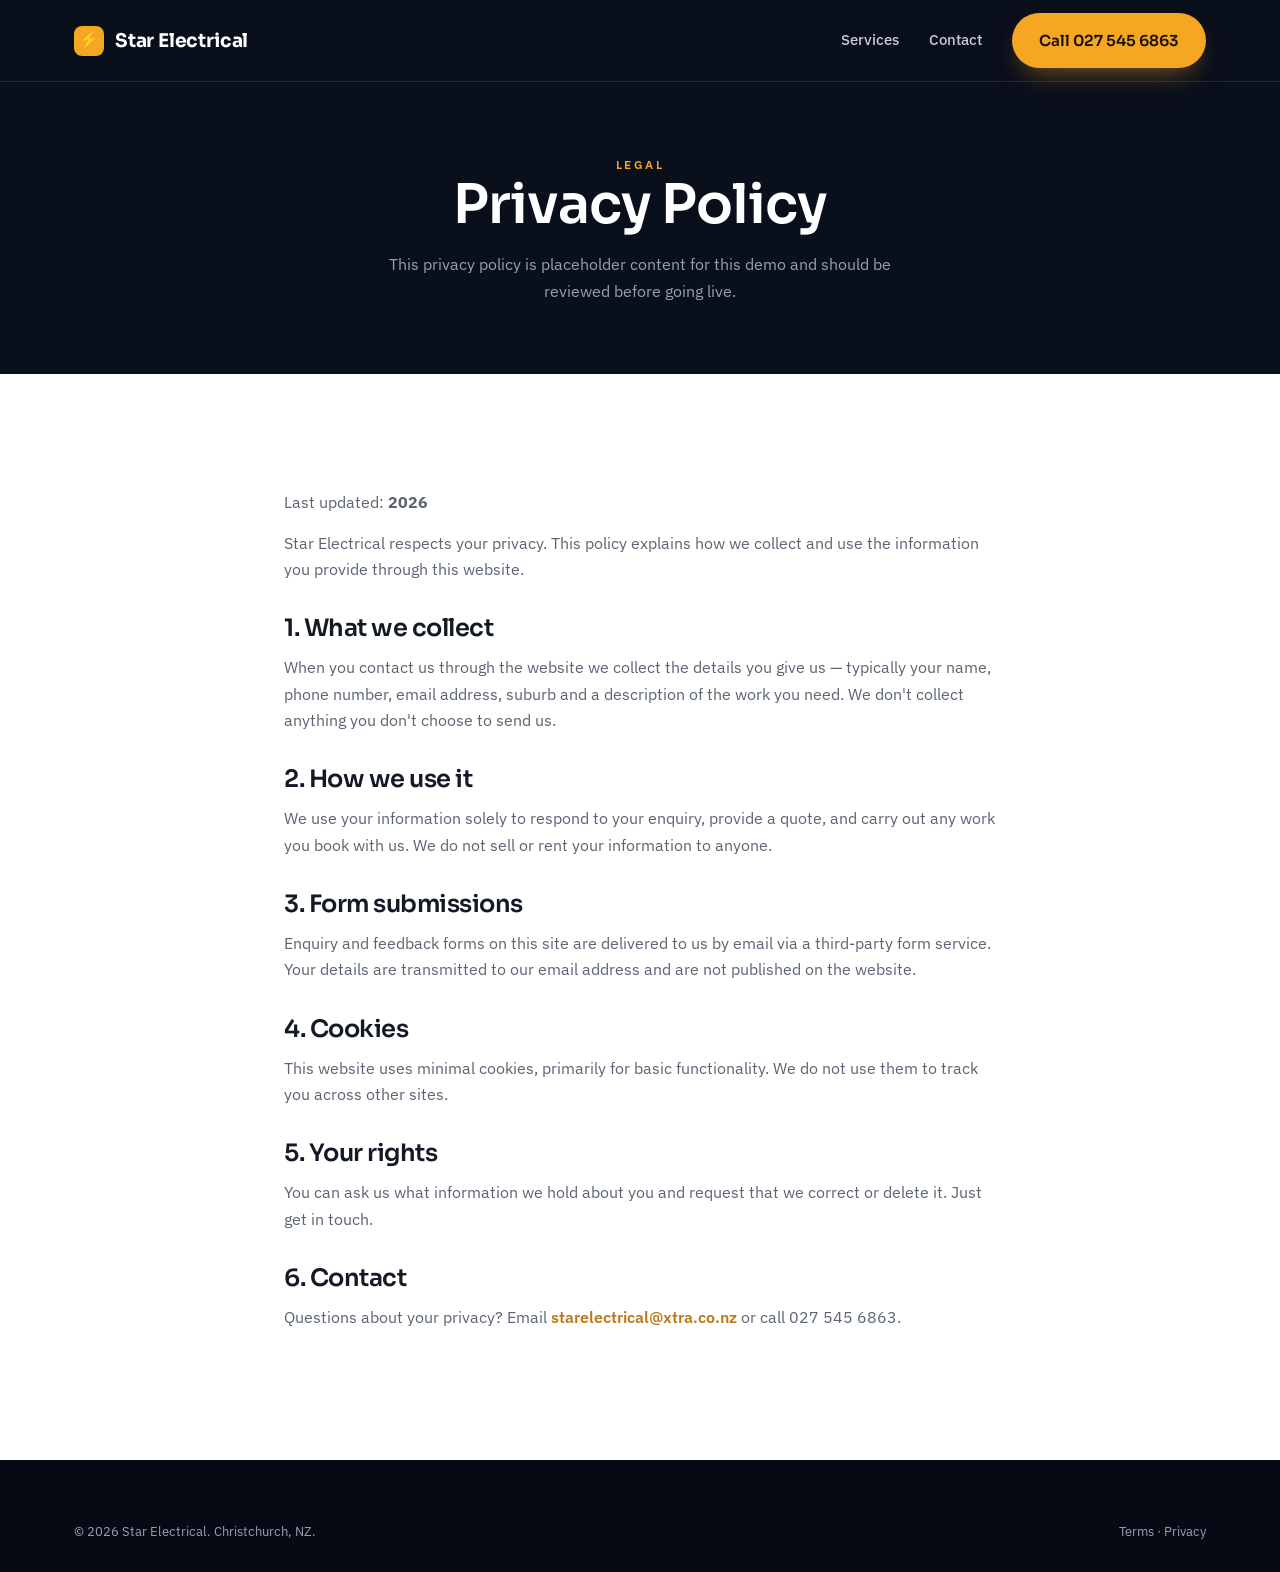
<file: privacy.html>
<!DOCTYPE html>
<html lang="en-NZ">
<head>
<meta charset="UTF-8" />
<meta name="viewport" content="width=device-width, initial-scale=1.0" />
<title>Privacy Policy | Star Electrical</title>
<meta name="description" content="Privacy policy for Star Electrical, Christchurch." />
<link rel="icon" href="data:image/svg+xml,%3Csvg xmlns='http://www.w3.org/2000/svg' viewBox='0 0 32 32'%3E%3Crect width='32' height='32' rx='7' fill='%230a0f1c'/%3E%3Ctext x='16' y='23' font-size='20' text-anchor='middle' fill='%23f5a623' font-family='Arial'%3E%E2%9A%A1%3C/text%3E%3C/svg%3E" />
<link rel="preconnect" href="https://fonts.googleapis.com" />
<link rel="preconnect" href="https://fonts.gstatic.com" crossorigin />
<link href="https://fonts.googleapis.com/css2?family=Sora:wght@300;400;600;700&family=IBM+Plex+Sans:wght@400;500;600&display=swap" rel="stylesheet" />
<link rel="stylesheet" href="styles.css" />
</head>
<body>

<header class="nav scrolled">
  <div class="container nav-inner">
    <a href="index.html" class="brand"><span class="spark">⚡</span>Star Electrical</a>
    <nav class="nav-links">
      <a class="navlink" href="index.html#services">Services</a>
      <a class="navlink" href="index.html#contact">Contact</a>
      <a class="btn btn-primary nav-cta" href="tel:+64275456863">Call 027 545 6863</a>
    </nav>
  </div>
</header>

<section class="page-hero">
  <div class="container">
    <span class="eyebrow">Legal</span>
    <h1>Privacy Policy</h1>
    <p>This privacy policy is placeholder content for this demo and should be reviewed before going live.</p>
  </div>
</section>

<section class="section">
  <div class="container prose">
    <p>Last updated: <strong>2026</strong></p>
    <p>Star Electrical respects your privacy. This policy explains how we collect and use the information you provide through this website.</p>

    <h2>1. What we collect</h2>
    <p>When you contact us through the website we collect the details you give us — typically your name, phone number, email address, suburb and a description of the work you need. We don't collect anything you don't choose to send us.</p>

    <h2>2. How we use it</h2>
    <p>We use your information solely to respond to your enquiry, provide a quote, and carry out any work you book with us. We do not sell or rent your information to anyone.</p>

    <h2>3. Form submissions</h2>
    <p>Enquiry and feedback forms on this site are delivered to us by email via a third-party form service. Your details are transmitted to our email address and are not published on the website.</p>

    <h2>4. Cookies</h2>
    <p>This website uses minimal cookies, primarily for basic functionality. We do not use them to track you across other sites.</p>

    <h2>5. Your rights</h2>
    <p>You can ask us what information we hold about you and request that we correct or delete it. Just get in touch.</p>

    <h2>6. Contact</h2>
    <p>Questions about your privacy? Email <a href="mailto:starelectrical@xtra.co.nz" style="color:#b9791a;font-weight:600">starelectrical@xtra.co.nz</a> or call 027 545 6863.</p>
  </div>
</section>

<footer class="footer">
  <div class="container">
    <div class="footer-bottom" style="border:0;padding-top:0">
      <span>© <span id="yr">2026</span> Star Electrical. Christchurch, NZ.</span>
      <span><a href="terms.html">Terms</a> · <a href="privacy.html">Privacy</a></span>
    </div>
  </div>
</footer>

<script>document.getElementById("yr").textContent = new Date().getFullYear();</script>
</body>
</html>
</file>
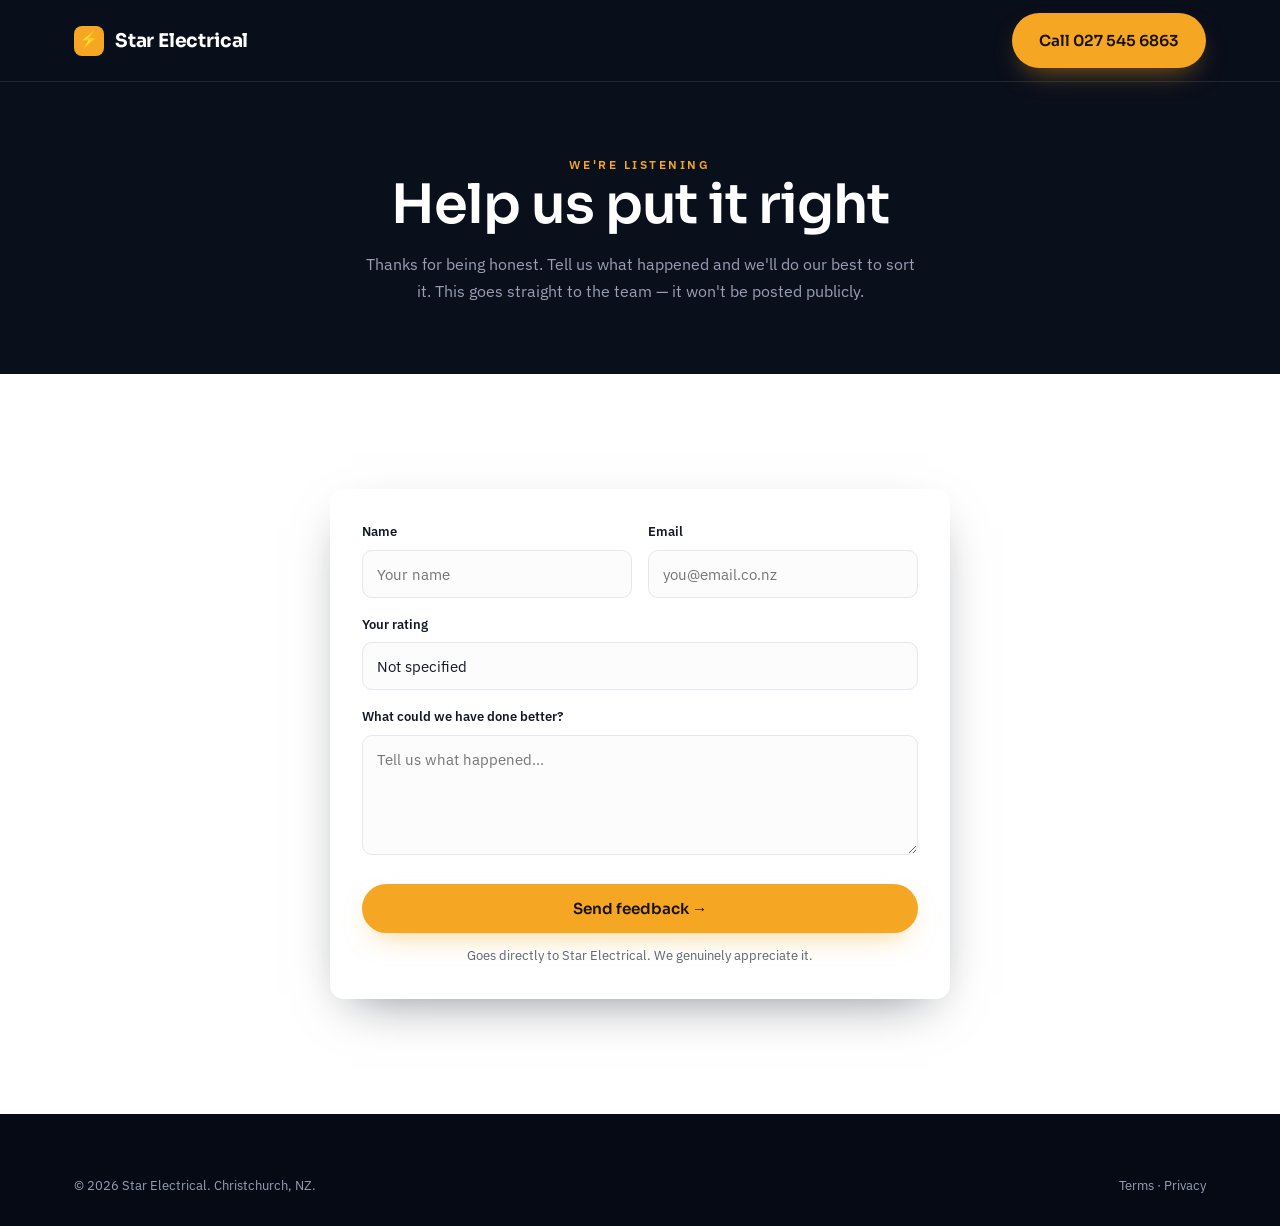
<file: private.html>
<!DOCTYPE html>
<html lang="en-NZ">
<head>
<meta charset="UTF-8" />
<meta name="viewport" content="width=device-width, initial-scale=1.0" />
<title>Tell Us More | Star Electrical</title>
<meta name="description" content="Private feedback for Star Electrical — help us put it right." />
<link rel="icon" href="data:image/svg+xml,%3Csvg xmlns='http://www.w3.org/2000/svg' viewBox='0 0 32 32'%3E%3Crect width='32' height='32' rx='7' fill='%230a0f1c'/%3E%3Ctext x='16' y='23' font-size='20' text-anchor='middle' fill='%23f5a623' font-family='Arial'%3E%E2%9A%A1%3C/text%3E%3C/svg%3E" />
<link rel="preconnect" href="https://fonts.googleapis.com" />
<link rel="preconnect" href="https://fonts.gstatic.com" crossorigin />
<link href="https://fonts.googleapis.com/css2?family=Sora:wght@300;400;600;700&family=IBM+Plex+Sans:wght@400;500;600&display=swap" rel="stylesheet" />
<link rel="stylesheet" href="styles.css" />
</head>
<body>

<header class="nav scrolled">
  <div class="container nav-inner">
    <a href="index.html" class="brand"><span class="spark">⚡</span>Star Electrical</a>
    <nav class="nav-links">
      <a class="btn btn-primary nav-cta" href="tel:+64275456863">Call 027 545 6863</a>
    </nav>
  </div>
</header>

<section class="page-hero">
  <div class="container">
    <span class="eyebrow">We're listening</span>
    <h1>Help us put it right</h1>
    <p>Thanks for being honest. Tell us what happened and we'll do our best to sort it. This goes straight to the team — it won't be posted publicly.</p>
  </div>
</section>

<section class="section">
  <div class="container">
    <div style="max-width:620px;margin:0 auto">
      <form class="form" id="pform" action="https://formsubmit.co/starelectrical@xtra.co.nz" method="POST">
        <input type="hidden" name="_subject" value="Private feedback — Star Electrical" />
        <input type="hidden" name="_captcha" value="false" />
        <input type="hidden" name="_template" value="table" />
        <div class="row">
          <div class="field"><label for="name">Name</label><input id="name" name="name" type="text" placeholder="Your name" required /></div>
          <div class="field"><label for="email">Email</label><input id="email" name="email" type="email" placeholder="you@email.co.nz" required /></div>
        </div>
        <div class="field">
          <label for="rating">Your rating</label>
          <input id="rating" name="rating" type="text" readonly value="" />
        </div>
        <div class="field"><label for="feedback">What could we have done better?</label><textarea id="feedback" name="feedback" placeholder="Tell us what happened..." required></textarea></div>
        <button type="submit" class="btn btn-primary">Send feedback →</button>
        <p class="form-note">Goes directly to Star Electrical. We genuinely appreciate it.</p>
      </form>

      <div id="thanks" style="display:none;text-align:center;padding:40px 0">
        <div style="font-size:3rem">✅</div>
        <h2 style="font-family:'Sora',sans-serif;margin:14px 0 10px">Thank you</h2>
        <p style="color:var(--ink-soft)">Your feedback's been sent. We'll be in touch to make things right.</p>
        <a href="index.html" class="btn btn-dark" style="margin-top:20px">Back to home</a>
      </div>
    </div>
  </div>
</section>

<footer class="footer">
  <div class="container">
    <div class="footer-bottom" style="border:0;padding-top:0">
      <span>© <span id="yr">2026</span> Star Electrical. Christchurch, NZ.</span>
      <span><a href="terms.html">Terms</a> · <a href="privacy.html">Privacy</a></span>
    </div>
  </div>
</footer>

<script>
  // Pre-fill rating from URL
  var params = new URLSearchParams(window.location.search);
  var r = params.get("rating");
  var ratingField = document.getElementById("rating");
  if (r && /^[1-5]$/.test(r)) { ratingField.value = r + " out of 5 stars"; }
  else { ratingField.value = "Not specified"; }

  // Success state (FormSubmit AJAX so we can show inline thanks)
  var form = document.getElementById("pform");
  form.addEventListener("submit", function (e) {
    e.preventDefault();
    var data = new FormData(form);
    fetch("https://formsubmit.co/ajax/starelectrical@xtra.co.nz", {
      method: "POST",
      headers: { "Accept": "application/json" },
      body: data
    }).then(function () { showThanks(); }).catch(function () { showThanks(); });
  });
  function showThanks() {
    form.style.display = "none";
    document.getElementById("thanks").style.display = "block";
  }
  document.getElementById("yr").textContent = new Date().getFullYear();
</script>
</body>
</html>
</file>
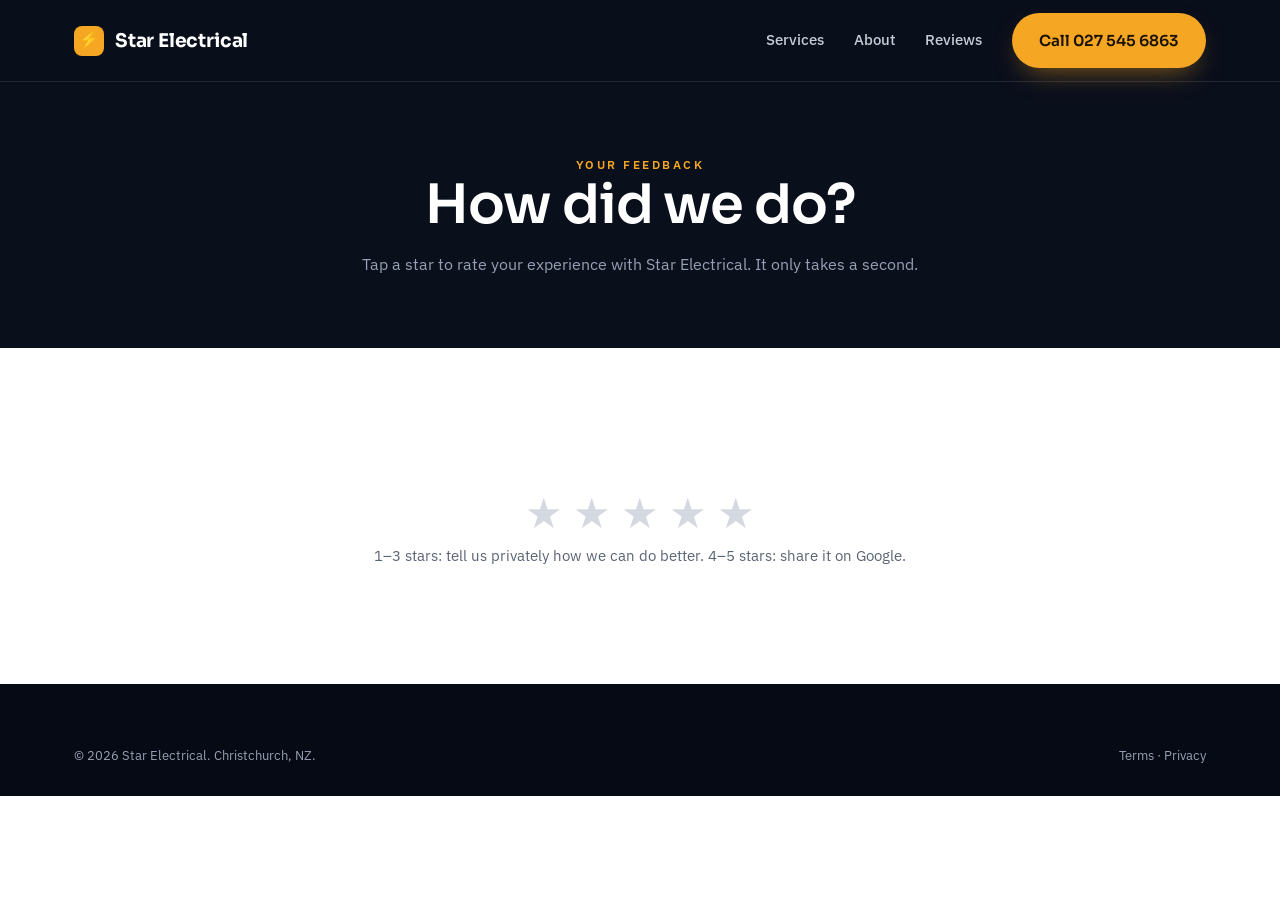
<file: review.html>
<!DOCTYPE html>
<html lang="en-NZ">
<head>
<meta charset="UTF-8" />
<meta name="viewport" content="width=device-width, initial-scale=1.0" />
<title>Leave a Review | Star Electrical</title>
<meta name="description" content="Leave a review for Star Electrical — Christchurch electricians." />
<link rel="icon" href="data:image/svg+xml,%3Csvg xmlns='http://www.w3.org/2000/svg' viewBox='0 0 32 32'%3E%3Crect width='32' height='32' rx='7' fill='%230a0f1c'/%3E%3Ctext x='16' y='23' font-size='20' text-anchor='middle' fill='%23f5a623' font-family='Arial'%3E%E2%9A%A1%3C/text%3E%3C/svg%3E" />
<link rel="preconnect" href="https://fonts.googleapis.com" />
<link rel="preconnect" href="https://fonts.gstatic.com" crossorigin />
<link href="https://fonts.googleapis.com/css2?family=Sora:wght@300;400;600;700&family=IBM+Plex+Sans:wght@400;500;600&display=swap" rel="stylesheet" />
<link rel="stylesheet" href="styles.css" />
</head>
<body>

<header class="nav scrolled">
  <div class="container nav-inner">
    <a href="index.html" class="brand"><span class="spark">⚡</span>Star Electrical</a>
    <button class="nav-toggle" aria-label="Menu">☰</button>
    <nav class="nav-links">
      <a class="navlink" href="index.html#services">Services</a>
      <a class="navlink" href="index.html#about">About</a>
      <a class="navlink" href="index.html#reviews">Reviews</a>
      <a class="btn btn-primary nav-cta" href="tel:+64275456863">Call 027 545 6863</a>
    </nav>
  </div>
</header>

<section class="page-hero">
  <div class="container">
    <span class="eyebrow">Your feedback</span>
    <h1>How did we do?</h1>
    <p>Tap a star to rate your experience with Star Electrical. It only takes a second.</p>
  </div>
</section>

<section class="section">
  <div class="container">
    <div class="review-wrap">
      <div class="star-pick" id="starPick">
        <button data-r="1" aria-label="1 star">★</button>
        <button data-r="2" aria-label="2 stars">★</button>
        <button data-r="3" aria-label="3 stars">★</button>
        <button data-r="4" aria-label="4 stars">★</button>
        <button data-r="5" aria-label="5 stars">★</button>
      </div>
      <p class="review-hint">1–3 stars: tell us privately how we can do better. 4–5 stars: share it on Google.</p>
    </div>
  </div>
</section>

<footer class="footer">
  <div class="container">
    <div class="footer-bottom" style="border:0;padding-top:0">
      <span>© <span id="yr">2026</span> Star Electrical. Christchurch, NZ.</span>
      <span><a href="terms.html">Terms</a> · <a href="privacy.html">Privacy</a></span>
    </div>
  </div>
</footer>

<script>
  // Google review link — replace PLACEHOLDER with the real g.page link when available
  var GOOGLE_REVIEW_URL = "https://g.page/r/PLACEHOLDER/review";
  var pick = document.getElementById("starPick");
  var btns = pick.querySelectorAll("button");
  btns.forEach(function (b) {
    b.addEventListener("mouseenter", function () {
      var r = +b.dataset.r;
      btns.forEach(function (x) { x.classList.toggle("lit", +x.dataset.r <= r); });
    });
    b.addEventListener("click", function () {
      var r = +b.dataset.r;
      if (r >= 4) { window.location.href = GOOGLE_REVIEW_URL; }
      else { window.location.href = "private.html?rating=" + r; }
    });
  });
  pick.addEventListener("mouseleave", function () { btns.forEach(function (x) { x.classList.remove("lit"); }); });
  document.getElementById("yr").textContent = new Date().getFullYear();
</script>
</body>
</html>
</file>
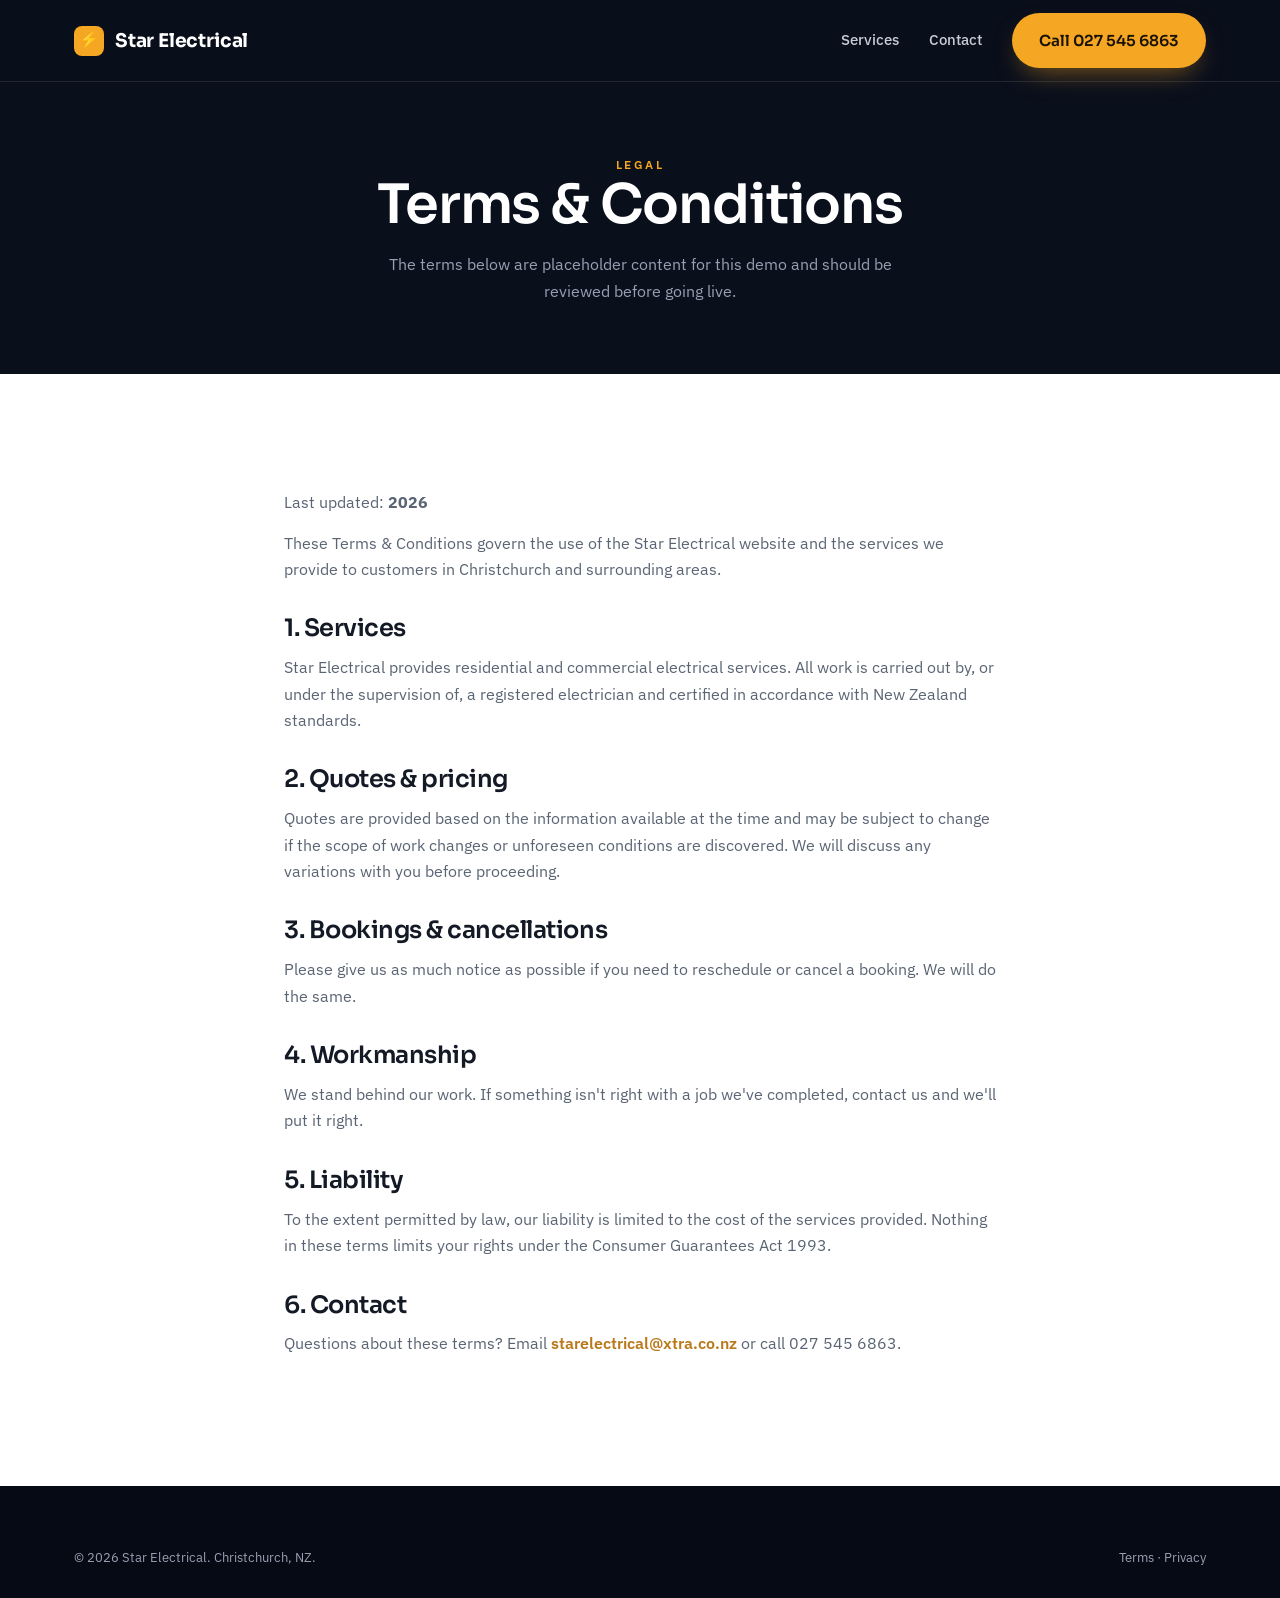
<file: terms.html>
<!DOCTYPE html>
<html lang="en-NZ">
<head>
<meta charset="UTF-8" />
<meta name="viewport" content="width=device-width, initial-scale=1.0" />
<title>Terms &amp; Conditions | Star Electrical</title>
<meta name="description" content="Terms and conditions for Star Electrical, Christchurch." />
<link rel="icon" href="data:image/svg+xml,%3Csvg xmlns='http://www.w3.org/2000/svg' viewBox='0 0 32 32'%3E%3Crect width='32' height='32' rx='7' fill='%230a0f1c'/%3E%3Ctext x='16' y='23' font-size='20' text-anchor='middle' fill='%23f5a623' font-family='Arial'%3E%E2%9A%A1%3C/text%3E%3C/svg%3E" />
<link rel="preconnect" href="https://fonts.googleapis.com" />
<link rel="preconnect" href="https://fonts.gstatic.com" crossorigin />
<link href="https://fonts.googleapis.com/css2?family=Sora:wght@300;400;600;700&family=IBM+Plex+Sans:wght@400;500;600&display=swap" rel="stylesheet" />
<link rel="stylesheet" href="styles.css" />
</head>
<body>

<header class="nav scrolled">
  <div class="container nav-inner">
    <a href="index.html" class="brand"><span class="spark">⚡</span>Star Electrical</a>
    <nav class="nav-links">
      <a class="navlink" href="index.html#services">Services</a>
      <a class="navlink" href="index.html#contact">Contact</a>
      <a class="btn btn-primary nav-cta" href="tel:+64275456863">Call 027 545 6863</a>
    </nav>
  </div>
</header>

<section class="page-hero">
  <div class="container">
    <span class="eyebrow">Legal</span>
    <h1>Terms &amp; Conditions</h1>
    <p>The terms below are placeholder content for this demo and should be reviewed before going live.</p>
  </div>
</section>

<section class="section">
  <div class="container prose">
    <p>Last updated: <strong>2026</strong></p>
    <p>These Terms &amp; Conditions govern the use of the Star Electrical website and the services we provide to customers in Christchurch and surrounding areas.</p>

    <h2>1. Services</h2>
    <p>Star Electrical provides residential and commercial electrical services. All work is carried out by, or under the supervision of, a registered electrician and certified in accordance with New Zealand standards.</p>

    <h2>2. Quotes &amp; pricing</h2>
    <p>Quotes are provided based on the information available at the time and may be subject to change if the scope of work changes or unforeseen conditions are discovered. We will discuss any variations with you before proceeding.</p>

    <h2>3. Bookings &amp; cancellations</h2>
    <p>Please give us as much notice as possible if you need to reschedule or cancel a booking. We will do the same.</p>

    <h2>4. Workmanship</h2>
    <p>We stand behind our work. If something isn't right with a job we've completed, contact us and we'll put it right.</p>

    <h2>5. Liability</h2>
    <p>To the extent permitted by law, our liability is limited to the cost of the services provided. Nothing in these terms limits your rights under the Consumer Guarantees Act 1993.</p>

    <h2>6. Contact</h2>
    <p>Questions about these terms? Email <a href="mailto:starelectrical@xtra.co.nz" style="color:#b9791a;font-weight:600">starelectrical@xtra.co.nz</a> or call 027 545 6863.</p>
  </div>
</section>

<footer class="footer">
  <div class="container">
    <div class="footer-bottom" style="border:0;padding-top:0">
      <span>© <span id="yr">2026</span> Star Electrical. Christchurch, NZ.</span>
      <span><a href="terms.html">Terms</a> · <a href="privacy.html">Privacy</a></span>
    </div>
  </div>
</footer>

<script>document.getElementById("yr").textContent = new Date().getFullYear();</script>
</body>
</html>
</file>
<file: styles.css>
/* ===========================================================
   Star Electrical — Christchurch
   Archetype: Premium (deep navy, thin type, restrained amber accent)
   Fonts: Sora (display) + IBM Plex Sans (body)
   =========================================================== */

:root {
  --navy:      #0a0f1c;   /* anchor / dark sections */
  --navy-2:    #0f1830;   /* secondary dark */
  --bone:      #f4f5f8;   /* alt light band */
  --white:     #ffffff;
  --ink:       #131a26;   /* body text on light */
  --ink-soft:  #5a6473;   /* muted text on light */
  --line:      #e4e7ee;   /* hairlines on light */
  --line-dark: rgba(255,255,255,0.10);
  --accent:    #f5a623;   /* amber */
  --accent-2:  #ffc15c;   /* lighter amber for hovers */
  --on-dark:   #e9edf5;
  --on-dark-soft: #97a0b3;
  --radius:    14px;
  --radius-sm: 10px;
  --shadow:    0 18px 50px -22px rgba(8,12,24,0.55);
  --shadow-soft: 0 10px 30px -18px rgba(8,12,24,0.35);
  --maxw:      1180px;
  --ease:      cubic-bezier(0.22, 1, 0.36, 1);
}

* { box-sizing: border-box; margin: 0; padding: 0; }

html { scroll-behavior: smooth; }
@media (prefers-reduced-motion: reduce) { html { scroll-behavior: auto; } }

body {
  font-family: "IBM Plex Sans", system-ui, sans-serif;
  color: var(--ink);
  background: var(--white);
  line-height: 1.65;
  -webkit-font-smoothing: antialiased;
  text-rendering: optimizeLegibility;
  overflow-x: hidden;
}

h1, h2, h3, h4 { font-family: "Sora", sans-serif; line-height: 1.08; font-weight: 600; letter-spacing: -0.02em; }

a { color: inherit; text-decoration: none; }
img { display: block; max-width: 100%; }

.container { width: 100%; max-width: var(--maxw); margin: 0 auto; padding: 0 24px; }

.eyebrow {
  font-family: "IBM Plex Sans", sans-serif;
  text-transform: uppercase;
  letter-spacing: 0.22em;
  font-size: 0.72rem;
  font-weight: 600;
  color: var(--accent);
}
.eyebrow.on-light { color: #b9791a; }

.section { padding: clamp(64px, 9vw, 120px) 0; }
.section--bone { background: var(--bone); }
.section--dark { background: var(--navy); color: var(--on-dark); }

.section-head { max-width: 660px; margin-bottom: 52px; }
.section-head h2 { font-size: clamp(1.9rem, 4vw, 3rem); margin: 14px 0 16px; font-weight: 600; }
.section-head p { color: var(--ink-soft); font-size: 1.06rem; }
.section--dark .section-head p { color: var(--on-dark-soft); }

/* ---------- Buttons ---------- */
.btn {
  display: inline-flex; align-items: center; gap: 9px;
  font-family: "Sora", sans-serif;
  font-weight: 600; font-size: 0.95rem;
  padding: 14px 26px; border-radius: 999px;
  border: 1px solid transparent; cursor: pointer;
  transition: transform .25s var(--ease), background .25s var(--ease), color .25s var(--ease), box-shadow .25s var(--ease);
  white-space: nowrap;
}
.btn:hover { transform: translateY(-2px); }
.btn-primary { background: var(--accent); color: #1a1205; box-shadow: 0 12px 28px -12px rgba(245,166,35,0.6); }
.btn-primary:hover { background: var(--accent-2); }
.btn-ghost { background: transparent; color: var(--on-dark); border-color: rgba(255,255,255,0.28); }
.btn-ghost:hover { border-color: var(--accent); color: var(--accent-2); }
.btn-dark { background: var(--navy); color: var(--white); }
.btn-dark:hover { background: var(--navy-2); }

/* ---------- Nav ---------- */
.nav {
  position: fixed; top: 0; left: 0; right: 0; z-index: 100;
  transition: background .35s var(--ease), box-shadow .35s var(--ease), padding .35s var(--ease);
  padding: 20px 0;
}
.nav.scrolled { background: rgba(10,15,28,0.92); backdrop-filter: blur(12px); box-shadow: 0 1px 0 var(--line-dark); padding: 13px 0; }
.nav-inner { display: flex; align-items: center; justify-content: space-between; }
.brand { display: flex; align-items: center; gap: 11px; font-family: "Sora", sans-serif; font-weight: 700; font-size: 1.18rem; color: #fff; letter-spacing: -0.01em; }
.brand .spark { width: 30px; height: 30px; display: grid; place-items: center; border-radius: 8px; background: var(--accent); color: #1a1205; font-size: 1rem; }
.nav-links { display: flex; align-items: center; gap: 30px; }
.nav-links a.navlink { color: var(--on-dark); font-size: 0.93rem; font-weight: 500; opacity: 0.85; transition: opacity .2s, color .2s; }
.nav-links a.navlink:hover { opacity: 1; color: var(--accent-2); }
.nav-cta { display: inline-flex; align-items: center; gap: 8px; }
.nav-toggle { display: none; background: none; border: 0; color: #fff; font-size: 1.5rem; cursor: pointer; }

@media (max-width: 860px) {
  .nav-links { position: fixed; inset: 0 0 0 auto; width: min(320px, 82vw); background: var(--navy-2); flex-direction: column; align-items: flex-start; justify-content: center; gap: 26px; padding: 40px; transform: translateX(105%); transition: transform .4s var(--ease); }
  .nav-links.open { transform: translateX(0); }
  .nav-links a.navlink { font-size: 1.15rem; }
  .nav-toggle { display: block; z-index: 101; }
}

/* ---------- Hero ---------- */
.hero { position: relative; min-height: 100svh; display: flex; align-items: center; background: var(--navy); overflow: hidden; }
.hero-slides { position: absolute; inset: 0; z-index: 0; }
.hero-slide {
  position: absolute; inset: 0; background-size: cover; background-position: center;
  opacity: 0; transition: opacity 1.6s ease-in-out;
  filter: saturate(0.85) contrast(1.05);
}
.hero-slide.active { opacity: 1; }
.hero-overlay { position: absolute; inset: 0; z-index: 1;
  background: linear-gradient(180deg, rgba(10,15,28,0.72) 0%, rgba(10,15,28,0.55) 45%, rgba(10,15,28,0.85) 100%); }
.hero-inner { position: relative; z-index: 2; padding: 140px 0 70px; }
.hero-eyebrow { display: inline-flex; align-items: center; gap: 10px; margin-bottom: 22px; }
.hero-eyebrow .dot { width: 7px; height: 7px; border-radius: 50%; background: var(--accent); box-shadow: 0 0 0 4px rgba(245,166,35,0.2); }
.hero h1 { color: #fff; font-size: clamp(2.4rem, 6vw, 4.6rem); font-weight: 600; max-width: 16ch; }
.hero h1 .thin { font-weight: 300; color: var(--on-dark); }
.hero-sub { color: var(--on-dark); font-size: clamp(1.05rem, 2vw, 1.28rem); max-width: 52ch; margin: 24px 0 36px; opacity: 0.92; }
.hero-cta { display: flex; flex-wrap: wrap; gap: 14px; }
.hero-meta { display: flex; flex-wrap: wrap; gap: 28px; margin-top: 46px; padding-top: 30px; border-top: 1px solid var(--line-dark); }
.hero-meta .item { color: var(--on-dark); }
.hero-meta .item .k { font-family: "Sora",sans-serif; font-size: 1.45rem; font-weight: 600; color: #fff; }
.hero-meta .item .v { font-size: 0.82rem; text-transform: uppercase; letter-spacing: 0.14em; color: var(--on-dark-soft); }
.scroll-hint { position: absolute; bottom: 26px; left: 50%; transform: translateX(-50%); z-index: 2; color: var(--on-dark-soft); font-size: 0.74rem; letter-spacing: 0.2em; text-transform: uppercase; display: flex; flex-direction: column; align-items: center; gap: 8px; }
.scroll-hint .bar { width: 1px; height: 34px; background: linear-gradient(var(--accent), transparent); animation: pulse 2.2s infinite; }
@keyframes pulse { 0%,100%{opacity:.3} 50%{opacity:1} }

/* ---------- Trust strip ---------- */
.trust { background: var(--navy-2); color: var(--on-dark); padding: 0; }
.trust-grid { display: grid; grid-template-columns: repeat(3, 1fr); }
.trust-item { padding: 38px 30px; display: flex; gap: 16px; align-items: flex-start; border-right: 1px solid var(--line-dark); }
.trust-item:last-child { border-right: 0; }
.trust-item .ti-ic { flex: 0 0 auto; width: 46px; height: 46px; border-radius: 12px; display: grid; place-items: center; background: rgba(245,166,35,0.12); color: var(--accent); }
.trust-item h3 { font-size: 1.04rem; color: #fff; margin-bottom: 4px; }
.trust-item p { font-size: 0.92rem; color: var(--on-dark-soft); line-height: 1.5; }
@media (max-width: 760px){ .trust-grid { grid-template-columns: 1fr; } .trust-item { border-right: 0; border-bottom: 1px solid var(--line-dark); } .trust-item:last-child{border-bottom:0;} }

/* ---------- Services ---------- */
.svc-grid { display: grid; grid-template-columns: repeat(3, 1fr); gap: 22px; }
@media (max-width: 920px){ .svc-grid { grid-template-columns: repeat(2,1fr);} }
@media (max-width: 600px){ .svc-grid { grid-template-columns: 1fr;} }
.svc-card { background: var(--white); border: 1px solid var(--line); border-radius: var(--radius); padding: 30px 28px; transition: transform .3s var(--ease), box-shadow .3s var(--ease), border-color .3s var(--ease); }
.section--bone .svc-card { background: #fff; }
.svc-card:hover { transform: translateY(-6px); box-shadow: var(--shadow); border-color: transparent; }
.svc-ic { width: 50px; height: 50px; border-radius: 12px; display: grid; place-items: center; background: var(--navy); color: var(--accent); margin-bottom: 20px; }
.svc-card h3 { font-size: 1.22rem; margin-bottom: 9px; }
.svc-card p { color: var(--ink-soft); font-size: 0.96rem; }
.svc-card .more { display: inline-flex; align-items: center; gap: 6px; margin-top: 16px; font-size: 0.86rem; font-weight: 600; color: #b9791a; }

/* ---------- About ---------- */
.about-grid { display: grid; grid-template-columns: 1fr 1fr; gap: 56px; align-items: center; }
@media (max-width: 860px){ .about-grid { grid-template-columns: 1fr; gap: 36px;} }
.about-media { position: relative; }
.about-media img { width: 100%; aspect-ratio: 4/3; object-fit: cover; border-radius: var(--radius); filter: saturate(0.85) contrast(1.05); }
.about-tag { position: absolute; left: 18px; bottom: 18px; background: var(--accent); color: #1a1205; font-family: "Sora",sans-serif; font-weight: 600; font-size: 0.84rem; padding: 10px 16px; border-radius: 10px; }
.about-copy h2 { font-size: clamp(1.8rem, 3.6vw, 2.7rem); margin: 14px 0 18px; }
.about-copy p { color: var(--ink-soft); margin-bottom: 14px; }
.checklist { list-style: none; margin-top: 22px; display: grid; gap: 14px; }
.checklist li { display: flex; gap: 12px; align-items: flex-start; font-weight: 500; color: var(--ink); }
.checklist li .ck { flex: 0 0 auto; width: 24px; height: 24px; border-radius: 50%; background: rgba(245,166,35,0.16); color: #b9791a; display: grid; place-items: center; margin-top: 2px; }

/* ---------- Crew ---------- */
.crew-grid { display: grid; grid-template-columns: repeat(3,1fr); gap: 22px; }
@media (max-width: 820px){ .crew-grid { grid-template-columns: 1fr 1fr;} }
@media (max-width: 540px){ .crew-grid { grid-template-columns: 1fr;} }
.crew-card { background: var(--navy-2); border: 1px solid var(--line-dark); border-radius: var(--radius); padding: 30px 26px; text-align: left; transition: transform .3s var(--ease), border-color .3s; }
.crew-card:hover { transform: translateY(-5px); border-color: rgba(245,166,35,0.4); }
.avatar { width: 64px; height: 64px; border-radius: 50%; background: var(--navy); display: grid; place-items: center; font-family: "Sora",sans-serif; font-weight: 600; font-size: 1.3rem; color: var(--accent); box-shadow: 0 0 0 2px var(--accent); margin-bottom: 18px; }
.crew-card h3 { color: #fff; font-size: 1.15rem; }
.crew-card .role-sub { color: var(--accent-2); font-size: 0.84rem; font-weight: 600; margin-bottom: 8px; }
.crew-card p { color: var(--on-dark-soft); font-size: 0.93rem; }
.badge { display: inline-block; font-size: 0.72rem; letter-spacing: 0.12em; text-transform: uppercase; font-weight: 600; color: var(--accent); background: rgba(245,166,35,0.12); padding: 5px 12px; border-radius: 999px; margin-bottom: 16px; }

/* ---------- Reviews ---------- */
.rev-grid { display: grid; grid-template-columns: repeat(3,1fr); gap: 22px; }
@media (max-width: 920px){ .rev-grid { grid-template-columns: 1fr 1fr;} }
@media (max-width: 600px){ .rev-grid { grid-template-columns: 1fr;} }
.rev-card { background: #fff; border: 1px solid var(--line); border-radius: var(--radius); padding: 28px; box-shadow: var(--shadow-soft); }
.stars { color: var(--accent); letter-spacing: 2px; margin-bottom: 14px; font-size: 1.05rem; }
.rev-card p { color: var(--ink); font-size: 0.98rem; margin-bottom: 18px; }
.rev-who { display: flex; align-items: center; gap: 12px; }
.rev-who .ri { width: 40px; height: 40px; border-radius: 50%; background: var(--navy); color: var(--accent); display: grid; place-items: center; font-family: "Sora",sans-serif; font-weight: 600; font-size: 0.95rem; }
.rev-who .rn { font-weight: 600; font-size: 0.92rem; }
.rev-who .rs { font-size: 0.82rem; color: var(--ink-soft); }

/* ---------- Review funnel banner ---------- */
.funnel { background: var(--navy); color: #fff; text-align: center; }
.funnel-inner { padding: clamp(56px,8vw,90px) 0; }
.funnel .stars { font-size: 1.6rem; justify-content: center; display: flex; }
.funnel h2 { font-size: clamp(1.7rem, 4vw, 2.7rem); margin: 16px 0 14px; }
.funnel p { color: var(--on-dark-soft); max-width: 50ch; margin: 0 auto 28px; }

/* ---------- Contact ---------- */
.contact-grid { display: grid; grid-template-columns: 0.85fr 1.15fr; gap: 50px; }
@media (max-width: 860px){ .contact-grid { grid-template-columns: 1fr; gap: 36px;} }
.contact-info h2 { font-size: clamp(1.8rem,3.6vw,2.6rem); color: #fff; margin: 14px 0 16px; }
.contact-info p { color: var(--on-dark-soft); margin-bottom: 28px; }
.contact-list { list-style: none; display: grid; gap: 18px; }
.contact-list li { display: flex; gap: 14px; align-items: flex-start; }
.contact-list .ci { width: 44px; height: 44px; border-radius: 11px; background: rgba(245,166,35,0.12); color: var(--accent); display: grid; place-items: center; flex: 0 0 auto; }
.contact-list .lbl { font-size: 0.78rem; text-transform: uppercase; letter-spacing: 0.14em; color: var(--on-dark-soft); }
.contact-list .val { color: #fff; font-weight: 500; font-size: 1.02rem; }
.contact-list a.val:hover { color: var(--accent-2); }

.form { background: #fff; border-radius: var(--radius); padding: 32px; box-shadow: var(--shadow); }
.form .row { display: grid; grid-template-columns: 1fr 1fr; gap: 16px; }
@media (max-width: 520px){ .form .row { grid-template-columns: 1fr;} }
.field { margin-bottom: 16px; }
.field label { display: block; font-size: 0.82rem; font-weight: 600; color: var(--ink); margin-bottom: 7px; }
.field input, .field select, .field textarea {
  width: 100%; padding: 13px 14px; border: 1px solid var(--line); border-radius: var(--radius-sm);
  font-family: inherit; font-size: 0.96rem; color: var(--ink); background: #fcfcfd; transition: border-color .2s, box-shadow .2s;
}
.field textarea { resize: vertical; min-height: 120px; }
.field input:focus, .field select:focus, .field textarea:focus { outline: none; border-color: var(--accent); box-shadow: 0 0 0 3px rgba(245,166,35,0.16); background: #fff; }
.form .btn-primary { width: 100%; justify-content: center; margin-top: 6px; }
.form-note { font-size: 0.8rem; color: var(--ink-soft); margin-top: 12px; text-align: center; }

/* ---------- Footer ---------- */
.footer { background: #060a14; color: var(--on-dark-soft); padding: 60px 0 30px; }
.footer-top { display: grid; grid-template-columns: 1.4fr 1fr 1fr; gap: 36px; padding-bottom: 36px; border-bottom: 1px solid var(--line-dark); }
@media (max-width: 720px){ .footer-top { grid-template-columns: 1fr; gap: 26px;} }
.footer .brand { margin-bottom: 14px; }
.footer p { font-size: 0.92rem; max-width: 38ch; }
.footer h4 { color: #fff; font-size: 0.86rem; text-transform: uppercase; letter-spacing: 0.12em; margin-bottom: 16px; }
.footer ul { list-style: none; display: grid; gap: 10px; }
.footer ul a { font-size: 0.93rem; transition: color .2s; }
.footer ul a:hover { color: var(--accent-2); }
.footer-bottom { display: flex; justify-content: space-between; flex-wrap: wrap; gap: 10px; padding-top: 24px; font-size: 0.84rem; }

/* ---------- Reveal animations ---------- */
.reveal { opacity: 0; transform: translateY(26px); transition: opacity .8s var(--ease), transform .8s var(--ease); }
.reveal.in { opacity: 1; transform: none; }
@media (prefers-reduced-motion: reduce){ .reveal { opacity: 1; transform: none; transition: none; } }

/* ---------- Intro overlay ---------- */
#intro { position: fixed; inset: 0; z-index: 9999; background: var(--navy); display: grid; place-items: center; transition: opacity .7s ease, visibility .7s ease; }
#intro.hide { opacity: 0; visibility: hidden; }
#intro .il { display: flex; align-items: center; gap: 14px; font-family: "Sora",sans-serif; font-weight: 700; font-size: 1.7rem; color: #fff; opacity: 0; animation: introIn .9s var(--ease) forwards; }
#intro .il .spark { width: 44px; height: 44px; border-radius: 12px; background: var(--accent); color: #1a1205; display: grid; place-items: center; font-size: 1.4rem; }
@keyframes introIn { from { opacity: 0; transform: translateY(12px) scale(.97);} to { opacity: 1; transform: none;} }
@media (prefers-reduced-motion: reduce){ #intro .il { animation: none; opacity: 1; } }

/* ---------- Sub-page hero (interior pages) ---------- */
.page-hero { background: var(--navy); color: #fff; padding: 150px 0 70px; text-align: center; }
.page-hero h1 { font-size: clamp(2rem, 5vw, 3.4rem); }
.page-hero p { color: var(--on-dark-soft); max-width: 56ch; margin: 16px auto 0; }
.prose { max-width: 760px; margin: 0 auto; }
.prose h2 { font-size: 1.5rem; margin: 34px 0 12px; }
.prose p { color: var(--ink-soft); margin-bottom: 14px; }
.prose ul { margin: 0 0 14px 22px; color: var(--ink-soft); }

/* ---------- Review chooser ---------- */
.review-wrap { max-width: 620px; margin: 0 auto; text-align: center; }
.star-pick { display: flex; justify-content: center; gap: 10px; margin: 30px 0 10px; }
.star-pick button { background: none; border: 0; cursor: pointer; font-size: 2.6rem; color: #d4d8e0; transition: transform .15s, color .15s; line-height: 1; }
.star-pick button:hover, .star-pick button.lit { color: var(--accent); transform: scale(1.12); }
.review-hint { color: var(--ink-soft); font-size: 0.92rem; }
</file>
